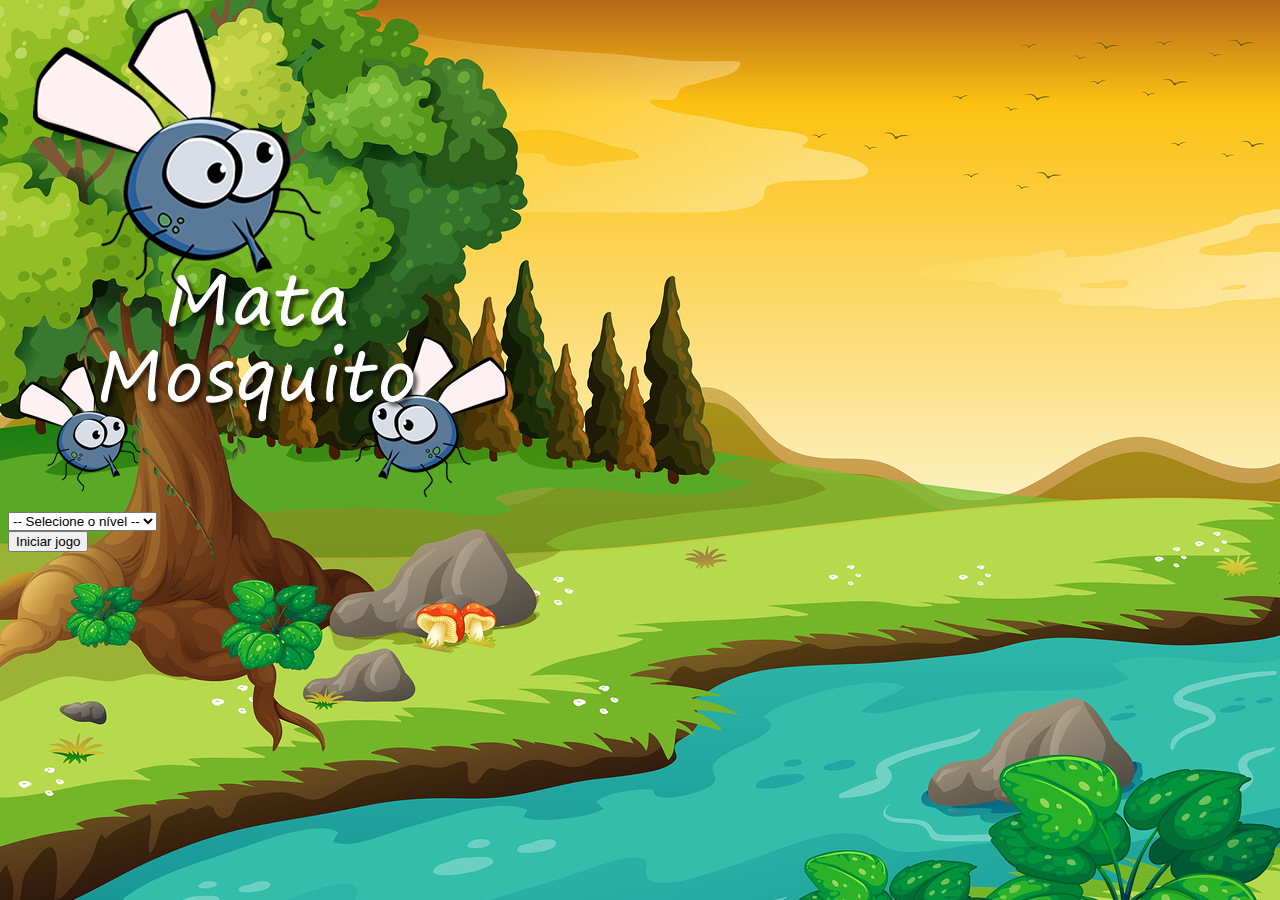
<file: index.html>
<!DOCTYPE html>
<html>
	<head>
		<meta charset="utf-8">
		<meta name="viewport" content="width=device-width, initial-scale=1">
		<title>Mata Mosquito</title>
		<!-- CSS only -->
		<link href="https://cdn.jsdelivr.net/npm/bootstrap@5.1.3/dist/css/bootstrap.min.css" rel="stylesheet" integrity="sha384-1BmE4kWBq78iYhFldvKuhfTAU6auU8tT94WrHftjDbrCEXSU1oBoqyl2QvZ6jIW3" crossorigin="anonymous">

		<link rel="stylesheet" type="text/css" href="estilo.css">

		<script>
			function iniciarJogo() {
				
				var nivel = document.getElementById('nivel').value

				if (nivel === '') {
					alert('Selecione um nível para iniciar o jogo')
					return false
				}

				window.location.href = 'app.html?' + nivel
			}
		</script>
	</head>

	<body>

		<div class="container">
			<div class="row">
				<div class="col">
					<div class="d-flex justify-content-center">
						<img src="imagens/game.png">
					</div>
				</div>
			</div>

			<div class="row">
				<div class="col">
					<div class="d-flex justify-content-center">
						<div class="mb-3">
							<select id="nivel" class="form-control">
								<option value="">-- Selecione o nível --</option>
								<option value="normal">Normal</option>
								<option value="dificil">Difícil</option>
								<option value="chucknorris">Chuck Norris</option>
							</select>
						</div>
					</div>
				</div>
			</div>

			<div class="row">
				<div class="col">
					<div class="d-flex justify-content-center">
						<button onclick="iniciarJogo()" type="button" class="btn btn-danger btn-lg" onclick="window.location.href = 'app.html'">Iniciar jogo</button>
					</div>
				</div>
			</div>
		</div>

	
	</body>
</html>
</file>
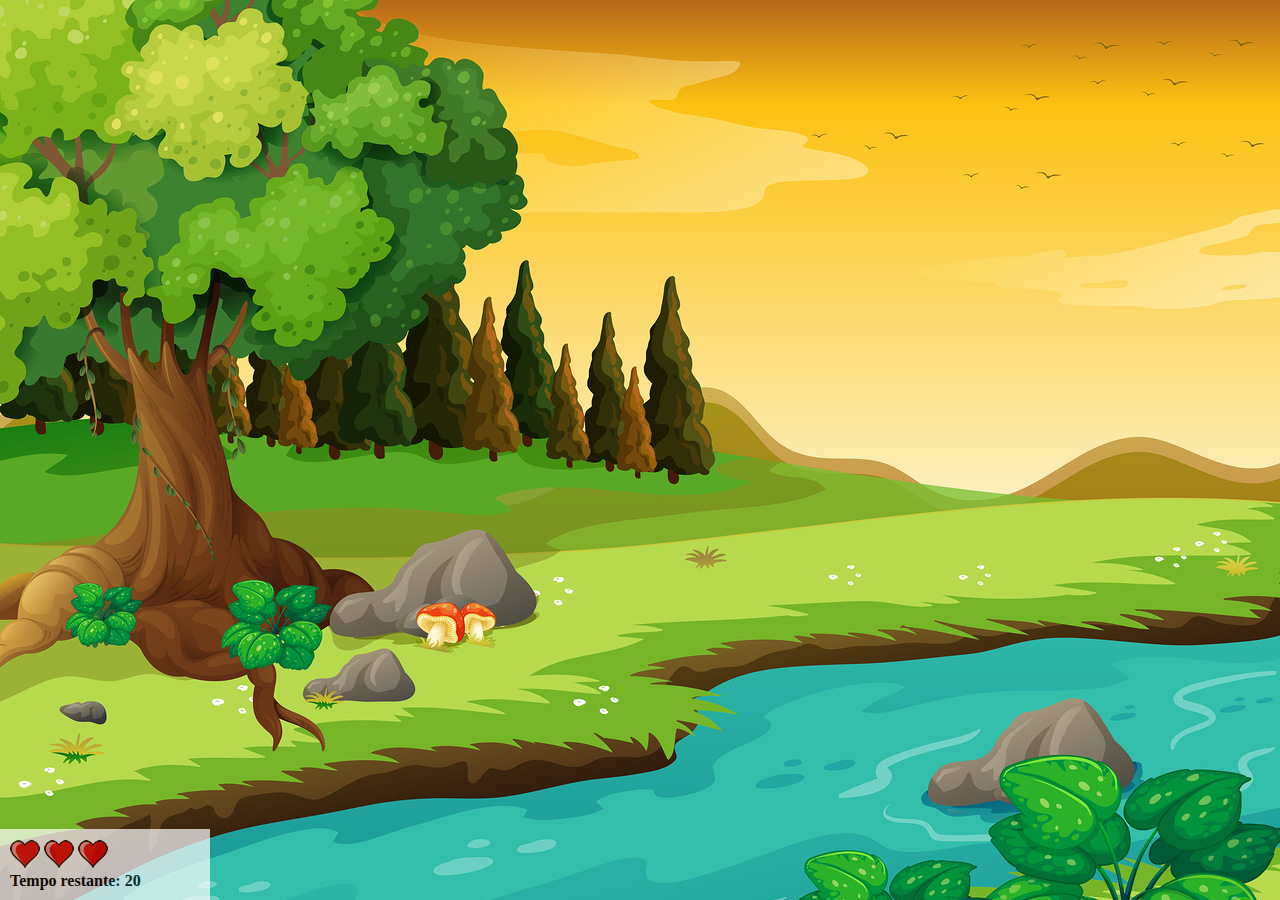
<file: app.html>
<!DOCTYPE html>
<html>
	<head>
		<meta charset="utf-8">
		<meta name="viewport" content="width=device-width, initial-scale=1">
		<title>Mata Mosquito</title>
		<script src="jogo.js"></script>
		<link rel="stylesheet" type="text/css" href="estilo.css">
		<style>
			html {
				cursor: url(imagens/mata_mosca.png) 30 30, auto;
			}
		</style>
	</head>

	<body onresize="ajustaTamanhoTela()">

		<div class="painel">
			<div class="vidas">
				<img id="v1" src="imagens/coracao_cheio.png">
				<img id="v2" src="imagens/coracao_cheio.png">
				<img id="v3" src="imagens/coracao_cheio.png">
			</div>

			<div class="cronometro">
				Tempo restante: <span id="cronometro"></span>
			</div>
		</div>

		<script>
			document.getElementById('cronometro').innerHTML = tempo

			var criaMosquito = setInterval(function() {posicaoRandomica()}, criaMosquitoTempo)
			
		</script>

	</body>
</html>
</file>
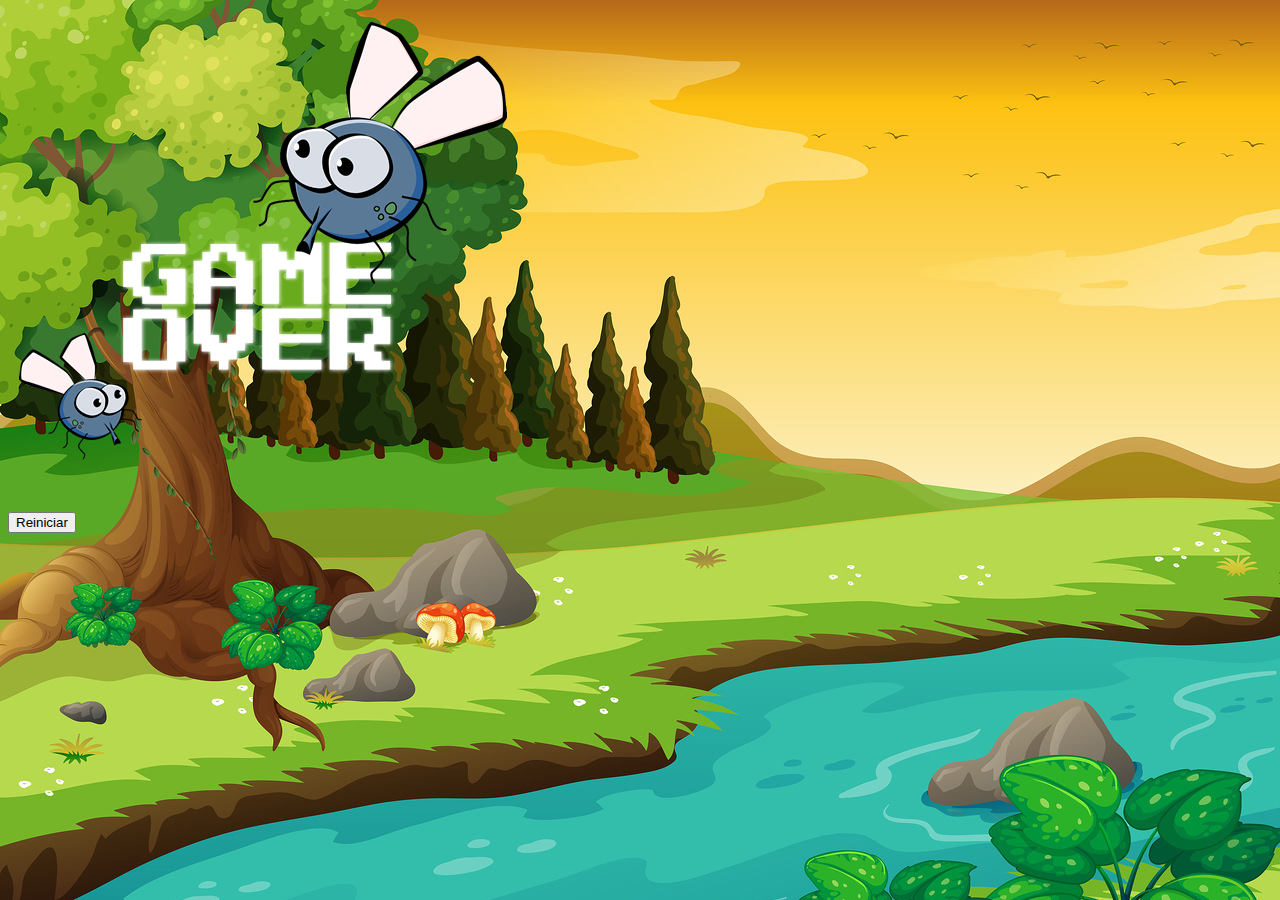
<file: gameover.html>
<!DOCTYPE html>
<html>
	<head>
		<meta charset="utf-8">
		<meta name="viewport" content="width=device-width, initial-scale=1">
		<title>GAME OVER - Mata Mosquito</title>
		<!-- CSS only -->
		<link href="https://cdn.jsdelivr.net/npm/bootstrap@5.1.3/dist/css/bootstrap.min.css" rel="stylesheet" integrity="sha384-1BmE4kWBq78iYhFldvKuhfTAU6auU8tT94WrHftjDbrCEXSU1oBoqyl2QvZ6jIW3" crossorigin="anonymous">

		<link rel="stylesheet" type="text/css" href="estilo.css">
	</head>

	<body>

		<div class="container">
			<div class="row">
				<div class="col">
					<div class="d-flex justify-content-center">
						<img src="imagens/game_over.png">
					</div>
				</div>
			</div>

			<div class="row">
				<div class="col">
					<div class="d-flex justify-content-center">
						<button type="button" class="btn btn-dark btn-lg" onclick="window.location.href = 'index.html'">Reiniciar</button>
					</div>
				</div>
			</div>
		</div>

	
	</body>
</html>
</file>
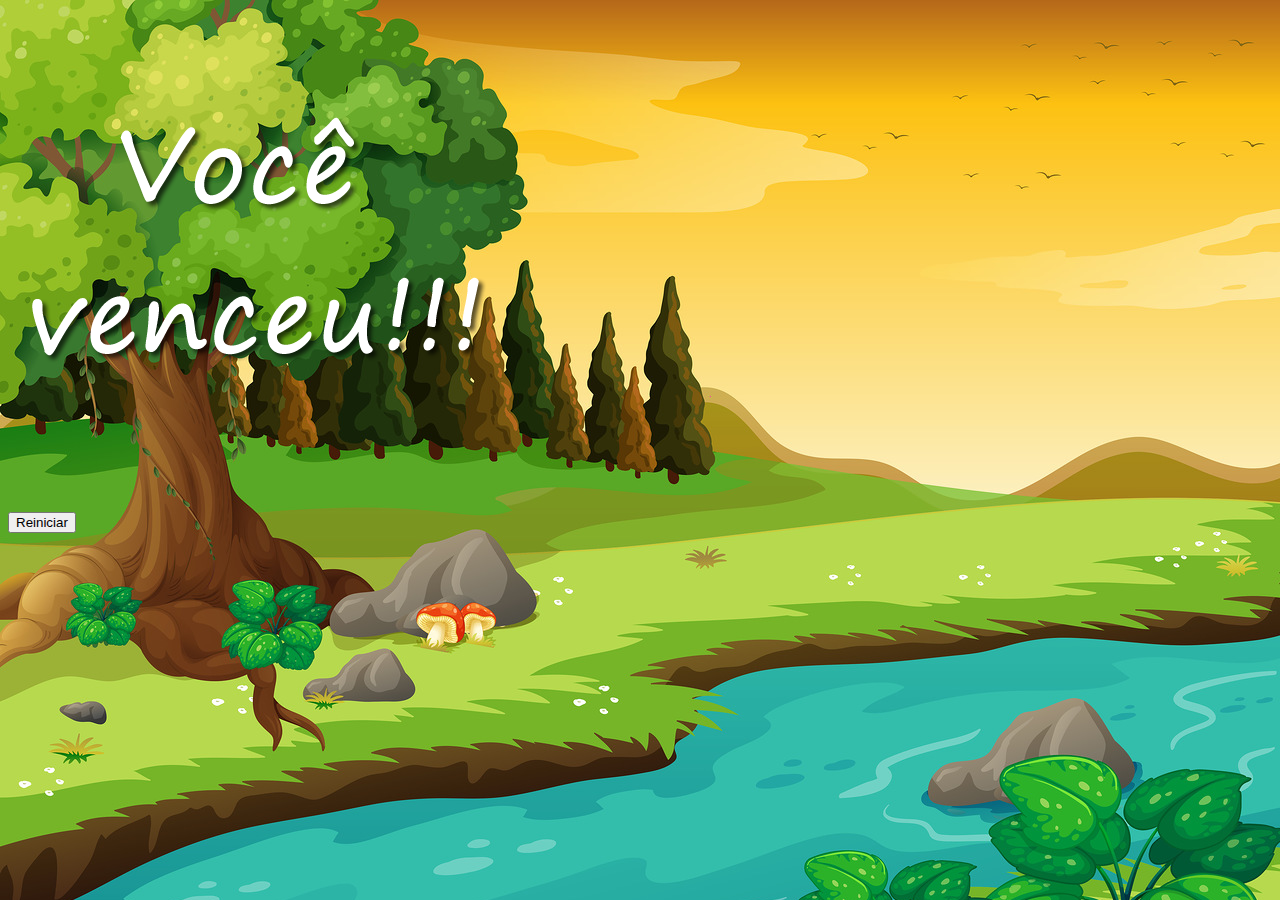
<file: vitoria.html>
<!DOCTYPE html>
<html>
	<head>
		<meta charset="utf-8">
		<meta name="viewport" content="width=device-width, initial-scale=1">
		<title>Mata Mosquito</title>
		<!-- CSS only -->
		<link href="https://cdn.jsdelivr.net/npm/bootstrap@5.1.3/dist/css/bootstrap.min.css" rel="stylesheet" integrity="sha384-1BmE4kWBq78iYhFldvKuhfTAU6auU8tT94WrHftjDbrCEXSU1oBoqyl2QvZ6jIW3" crossorigin="anonymous">

		<link rel="stylesheet" type="text/css" href="estilo.css">
	</head>

	<body>

		<div class="container">
			<div class="row">
				<div class="col">
					<div class="d-flex justify-content-center">
						<img src="imagens/vitoria.png">
					</div>
				</div>
			</div>

			<div class="row">
				<div class="col">
					<div class="d-flex justify-content-center">
						<button type="button" class="btn btn-dark btn-lg" onclick="window.location.href = 'index.html'">Reiniciar</button>
					</div>
				</div>
			</div>
		</div>

	
	</body>
</html>
</file>
<file: estilo.css>
body {
	background-image: url(imagens/bg.jpg);
	background-repeat: no-repeat;
	background-size: cover;
}

.mosquito1 {
	height: 50px;
	width: 50px;
}

.mosquito2 {
 	height: 70px;
 	width: 70px;
}

.mosquito3 {
	height: 90px;
	width: 90px;
}

.ladoA {
	transform: scaleX(1);
}

.ladoB {
	transform: scaleX(-1);
}

.painel {
	position: absolute;
	width: 190px;
	padding: 10px;
	bottom: 0px;
	left: 0px;
	border-top: 1px solid white;
	background-color: white;
	opacity: 0.7;
}

.vidas {
	float: left;
}

.cronometro {
	float: left;
	font-size: 20;
	font-weight: bold;
}
</file>
